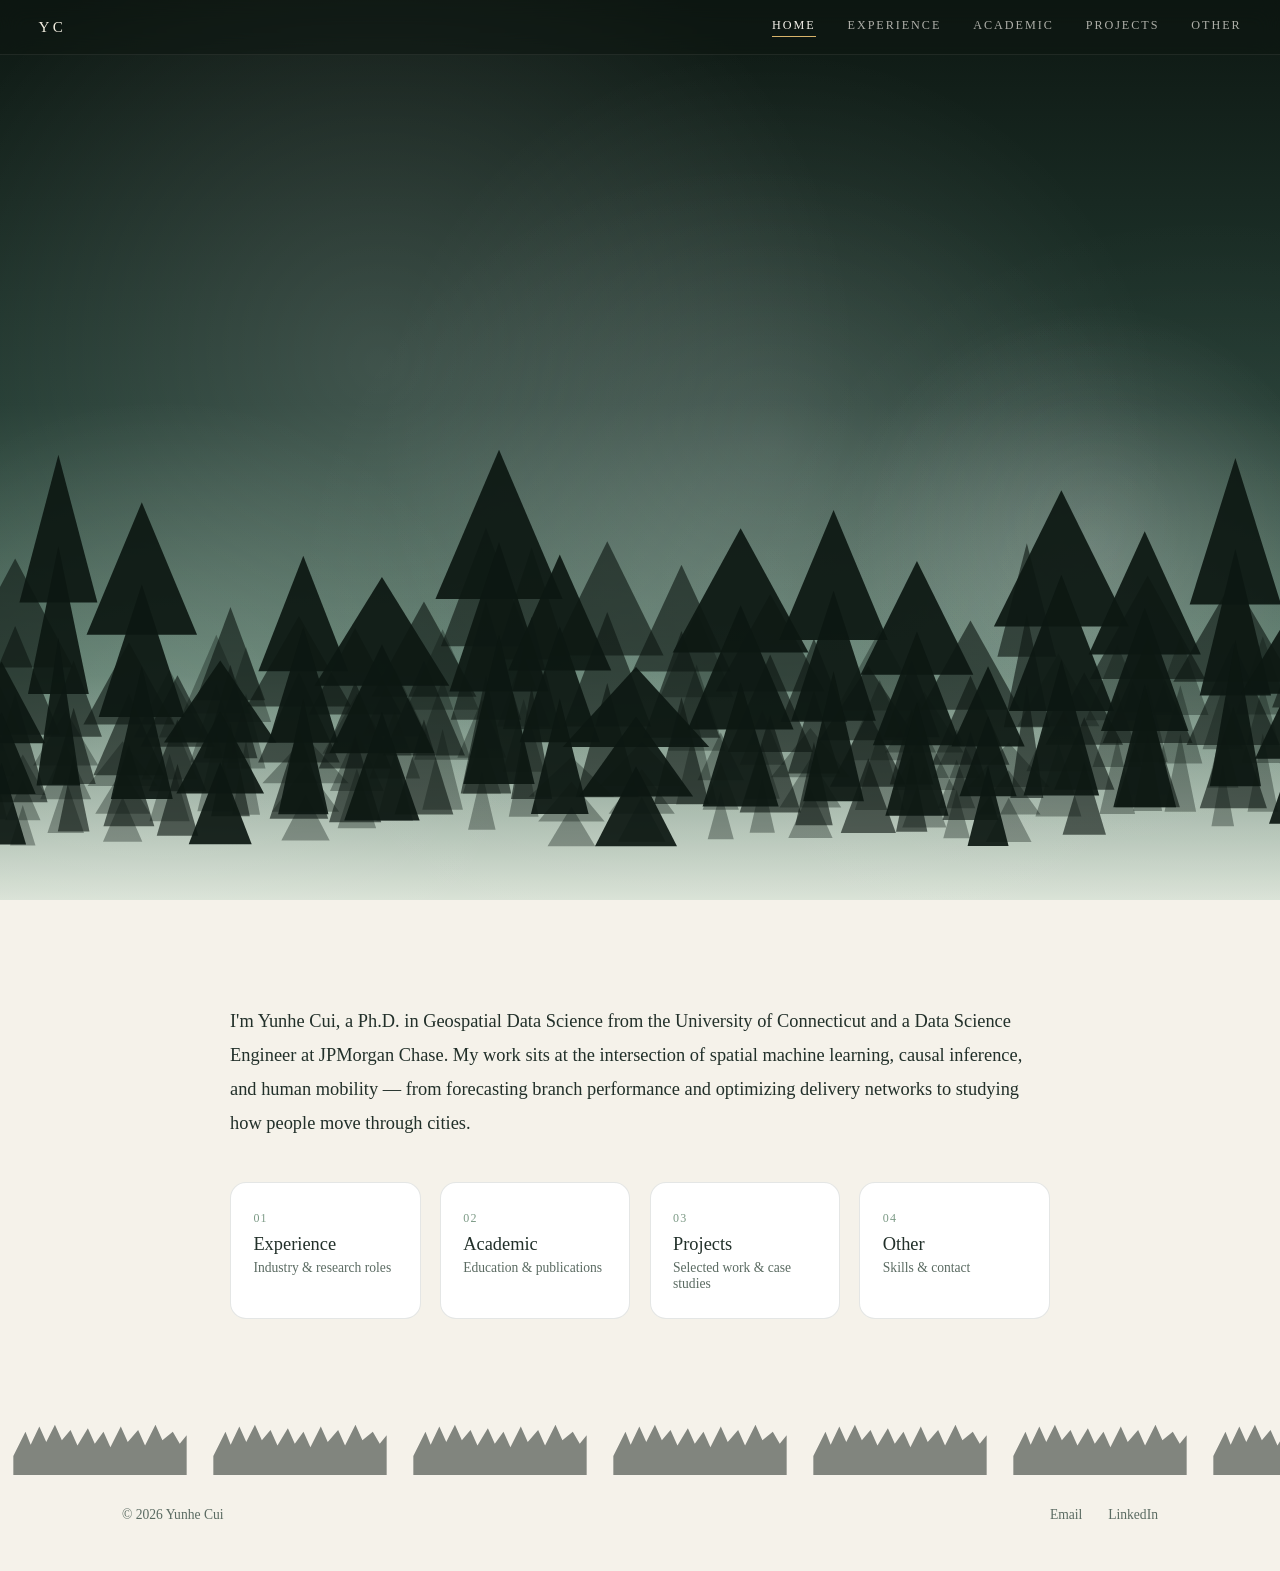
<file: index.html>
<!DOCTYPE html>
<html lang="en">
<head>
  <meta charset="UTF-8" />
  <meta name="viewport" content="width=device-width, initial-scale=1.0" />
  <title>Yunhe Cui — Data Scientist &amp; Researcher</title>
  <link rel="stylesheet" href="style.css" />
</head>
<body>

  <!-- Navigation -->
  <nav id="navbar">
    <a class="nav-logo" href="index.html">YC</a>
    <div class="nav-links">
      <a href="index.html" class="active">Home</a>
      <a href="experience.html">Experience</a>
      <a href="academic.html">Academic</a>
      <a href="project.html">Projects</a>
      <a href="other.html">Other</a>
    </div>
  </nav>

  <!-- Hero: forest + mist canvas -->
  <section class="hero">
    <canvas id="forest"></canvas>
    <div class="hero-caption">
      <p class="hero-kicker">Ph.D. · Geospatial Data Science</p>
      <p class="hero-role">Data Science Engineer @ JPMorgan Chase</p>
    </div>
    <a class="scroll-cue" href="#intro" aria-label="Scroll down">↓</a>
  </section>

  <!-- Intro + quick links -->
  <section id="intro" class="intro">
    <div class="intro-inner reveal">
      <p class="intro-text">
        I'm Yunhe Cui, a Ph.D. in Geospatial Data Science from the University of Connecticut and a Data
        Science Engineer at JPMorgan Chase. My work sits at the intersection of spatial machine learning,
        causal inference, and human mobility — from forecasting branch performance and optimizing delivery
        networks to studying how people move through cities.
      </p>
      <div class="quick-links">
        <a class="quick-card" href="experience.html">
          <span class="quick-tag">01</span>
          <h3>Experience</h3>
          <p>Industry &amp; research roles</p>
        </a>
        <a class="quick-card" href="academic.html">
          <span class="quick-tag">02</span>
          <h3>Academic</h3>
          <p>Education &amp; publications</p>
        </a>
        <a class="quick-card" href="project.html">
          <span class="quick-tag">03</span>
          <h3>Projects</h3>
          <p>Selected work &amp; case studies</p>
        </a>
        <a class="quick-card" href="other.html">
          <span class="quick-tag">04</span>
          <h3>Other</h3>
          <p>Skills &amp; contact</p>
        </a>
      </div>
    </div>
  </section>

  <!-- Footer -->
  <footer class="site-footer">
    <div class="tree-strip" aria-hidden="true"></div>
    <div class="footer-inner">
      <p>&copy; 2026 Yunhe Cui</p>
      <div class="footer-links">
        <a href="mailto:yunhe.cui24@gmail.com">Email</a>
        <a href="https://www.linkedin.com/in/yunhe-cui/" target="_blank" rel="noopener">LinkedIn</a>
      </div>
    </div>
  </footer>

  <script src="forest.js"></script>
  <script src="reveal.js"></script>
</body>
</html>
</file>
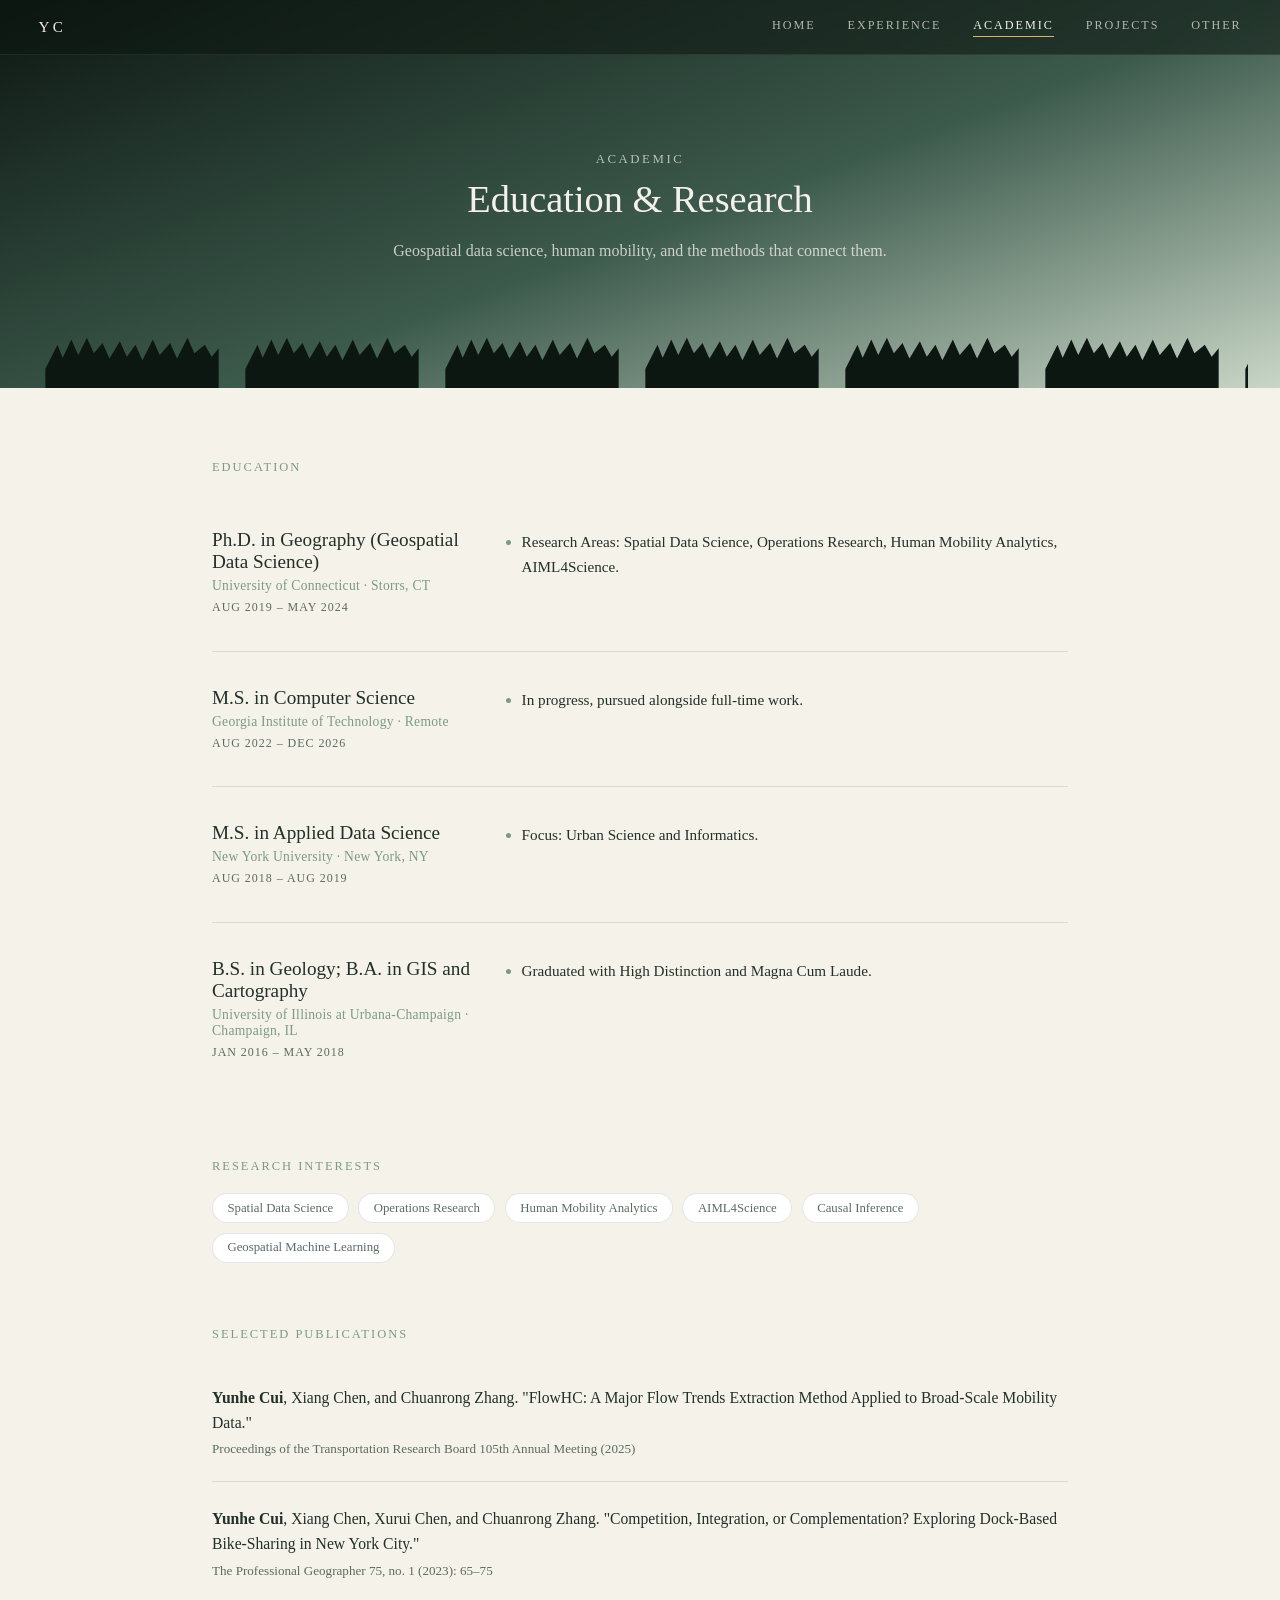
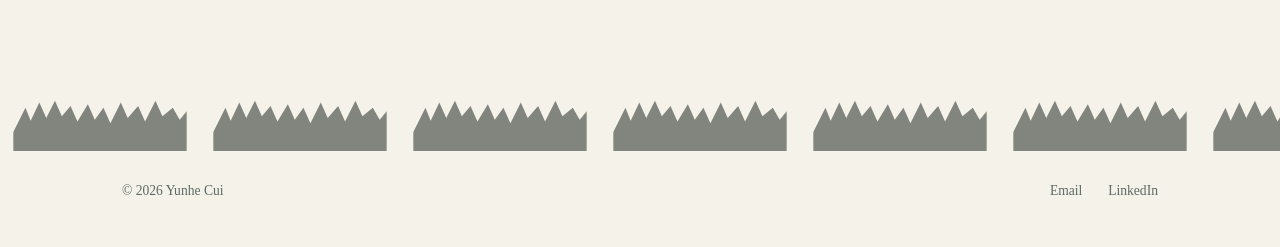
<file: academic.html>
<!DOCTYPE html>
<html lang="en">
<head>
  <meta charset="UTF-8" />
  <meta name="viewport" content="width=device-width, initial-scale=1.0" />
  <title>Academic — Yunhe Cui</title>
  <link rel="stylesheet" href="style.css" />
</head>
<body>

  <nav id="navbar">
    <a class="nav-logo" href="index.html">YC</a>
    <div class="nav-links">
      <a href="index.html">Home</a>
      <a href="experience.html">Experience</a>
      <a href="academic.html" class="active">Academic</a>
      <a href="project.html">Projects</a>
      <a href="other.html">Other</a>
    </div>
  </nav>

  <header class="page-hero">
    <div class="page-hero-inner">
      <p class="eyebrow">Academic</p>
      <h1>Education &amp; Research</h1>
      <p class="page-hero-sub">
        Geospatial data science, human mobility, and the methods that connect them.
      </p>
    </div>
    <div class="tree-strip" aria-hidden="true"></div>
  </header>

  <main class="page-content">

    <section class="page-section">
      <p class="section-label">Education</p>

      <article class="timeline-item reveal">
        <div class="timeline-meta">
          <h2>Ph.D. in Geography (Geospatial Data Science)</h2>
          <p class="timeline-org">University of Connecticut · Storrs, CT</p>
          <p class="timeline-date">Aug 2019 – May 2024</p>
        </div>
        <ul class="timeline-points">
          <li>Research Areas: Spatial Data Science, Operations Research, Human Mobility Analytics, AIML4Science.</li>
        </ul>
      </article>

      <article class="timeline-item reveal">
        <div class="timeline-meta">
          <h2>M.S. in Computer Science</h2>
          <p class="timeline-org">Georgia Institute of Technology · Remote</p>
          <p class="timeline-date">Aug 2022 – Dec 2026</p>
        </div>
        <ul class="timeline-points">
          <li>In progress, pursued alongside full-time work.</li>
        </ul>
      </article>

      <article class="timeline-item reveal">
        <div class="timeline-meta">
          <h2>M.S. in Applied Data Science</h2>
          <p class="timeline-org">New York University · New York, NY</p>
          <p class="timeline-date">Aug 2018 – Aug 2019</p>
        </div>
        <ul class="timeline-points">
          <li>Focus: Urban Science and Informatics.</li>
        </ul>
      </article>

      <article class="timeline-item reveal">
        <div class="timeline-meta">
          <h2>B.S. in Geology; B.A. in GIS and Cartography</h2>
          <p class="timeline-org">University of Illinois at Urbana-Champaign · Champaign, IL</p>
          <p class="timeline-date">Jan 2016 – May 2018</p>
        </div>
        <ul class="timeline-points">
          <li>Graduated with High Distinction and Magna Cum Laude.</li>
        </ul>
      </article>
    </section>

    <section class="page-section">
      <p class="section-label">Research Interests</p>
      <div class="tags">
        <span class="tag">Spatial Data Science</span>
        <span class="tag">Operations Research</span>
        <span class="tag">Human Mobility Analytics</span>
        <span class="tag">AIML4Science</span>
        <span class="tag">Causal Inference</span>
        <span class="tag">Geospatial Machine Learning</span>
      </div>
    </section>

    <section class="page-section">
      <p class="section-label">Selected Publications</p>
      <ul class="pub-list">
        <li class="pub-item reveal">
          <p class="pub-authors"><strong>Yunhe Cui</strong>, Xiang Chen, and Chuanrong Zhang. "FlowHC: A Major Flow Trends Extraction Method Applied to Broad-Scale Mobility Data."</p>
          <p class="pub-venue">Proceedings of the Transportation Research Board 105th Annual Meeting (2025)</p>
        </li>
        <li class="pub-item reveal">
          <p class="pub-authors"><strong>Yunhe Cui</strong>, Xiang Chen, Xurui Chen, and Chuanrong Zhang. "Competition, Integration, or Complementation? Exploring Dock-Based Bike-Sharing in New York City."</p>
          <p class="pub-venue">The Professional Geographer 75, no. 1 (2023): 65–75</p>
        </li>
      </ul>
    </section>

  </main>

  <footer class="site-footer">
    <div class="tree-strip" aria-hidden="true"></div>
    <div class="footer-inner">
      <p>&copy; 2026 Yunhe Cui</p>
      <div class="footer-links">
        <a href="mailto:yunhe.cui24@gmail.com">Email</a>
        <a href="https://www.linkedin.com/in/yunhe-cui/" target="_blank" rel="noopener">LinkedIn</a>
      </div>
    </div>
  </footer>

  <script src="reveal.js"></script>
</body>
</html>
</file>
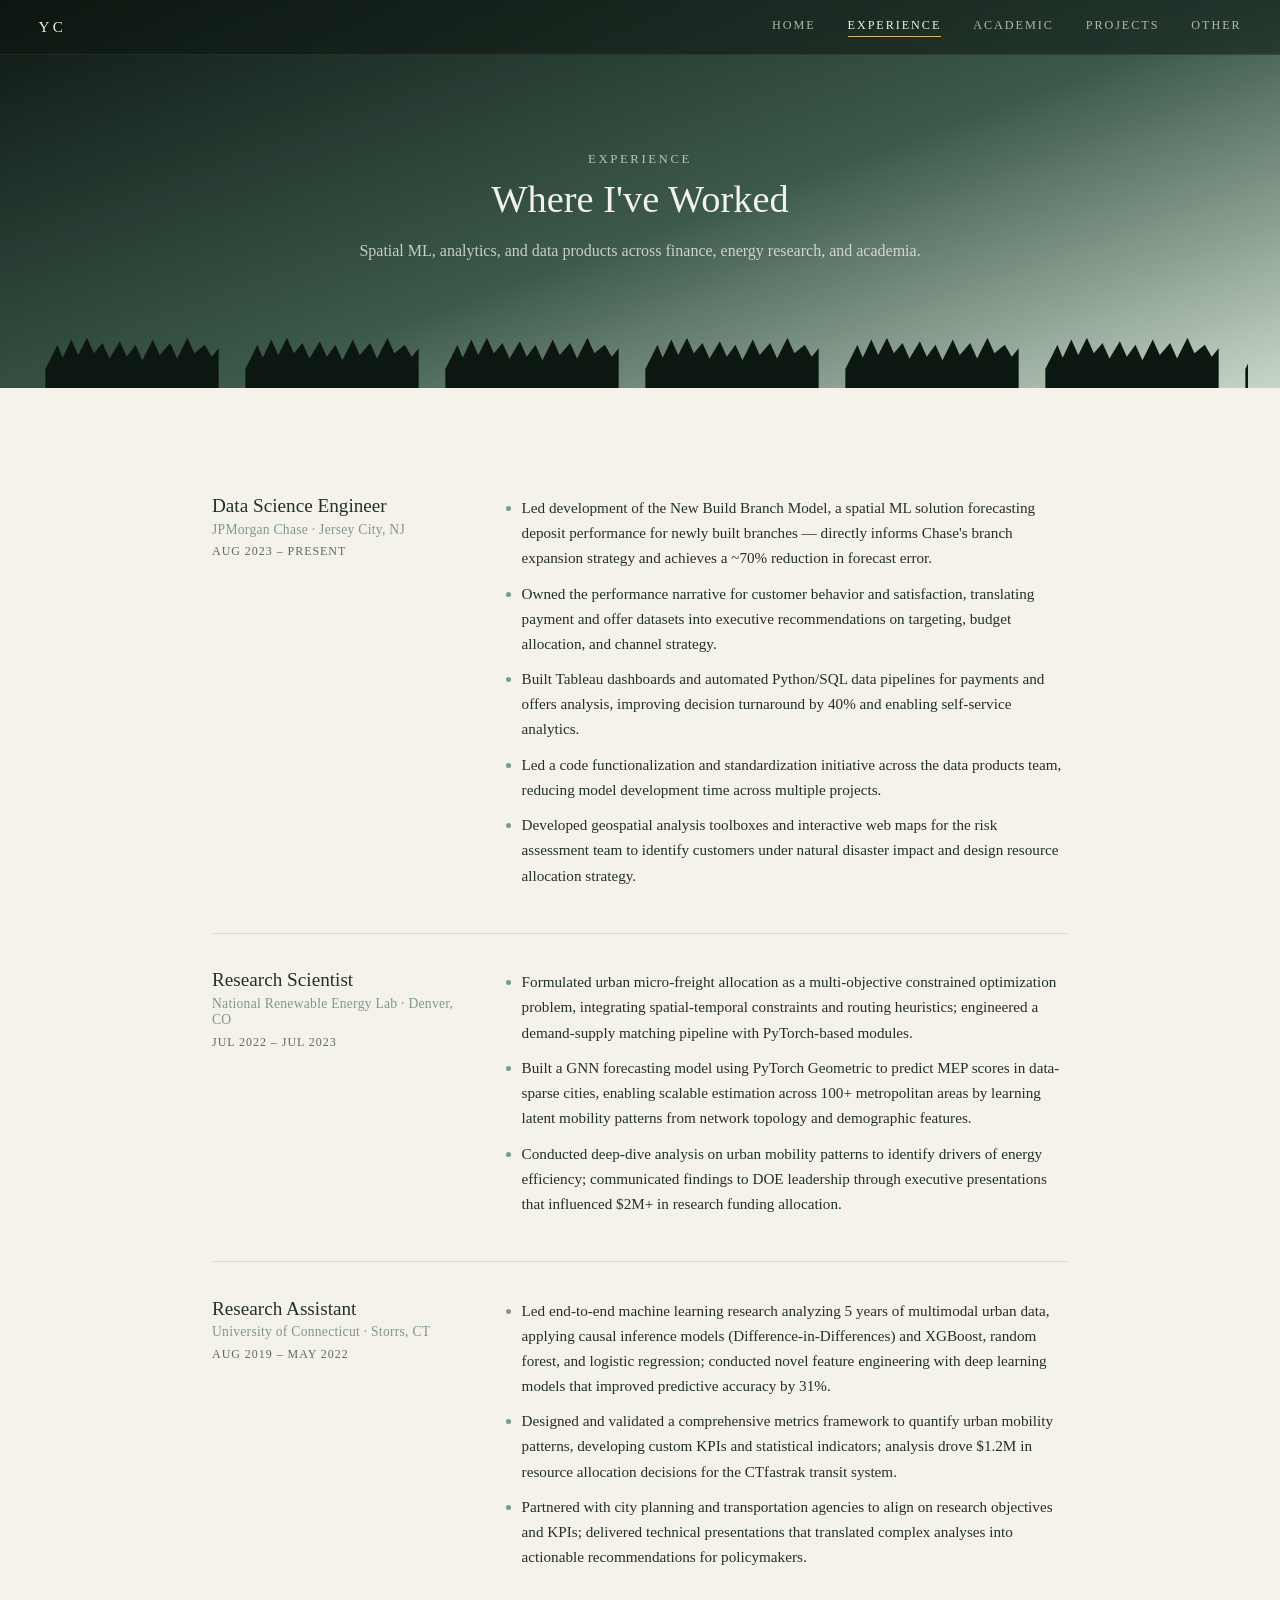
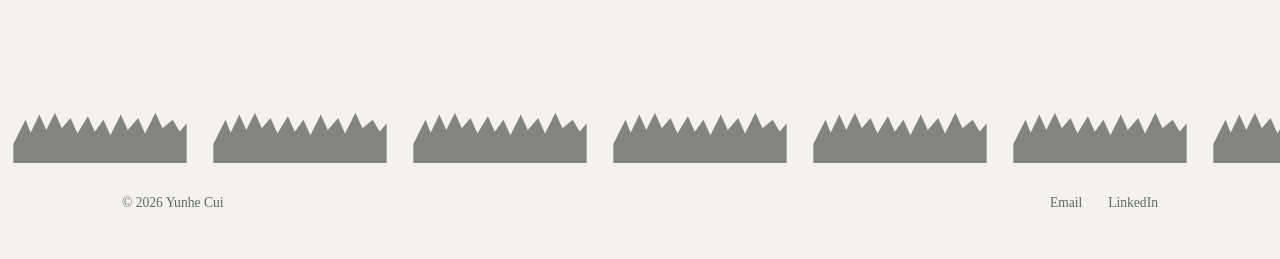
<file: experience.html>
<!DOCTYPE html>
<html lang="en">
<head>
  <meta charset="UTF-8" />
  <meta name="viewport" content="width=device-width, initial-scale=1.0" />
  <title>Experience — Yunhe Cui</title>
  <link rel="stylesheet" href="style.css" />
</head>
<body>

  <nav id="navbar">
    <a class="nav-logo" href="index.html">YC</a>
    <div class="nav-links">
      <a href="index.html">Home</a>
      <a href="experience.html" class="active">Experience</a>
      <a href="academic.html">Academic</a>
      <a href="project.html">Projects</a>
      <a href="other.html">Other</a>
    </div>
  </nav>

  <header class="page-hero">
    <div class="page-hero-inner">
      <p class="eyebrow">Experience</p>
      <h1>Where I've Worked</h1>
      <p class="page-hero-sub">
        Spatial ML, analytics, and data products across finance, energy research, and academia.
      </p>
    </div>
    <div class="tree-strip" aria-hidden="true"></div>
  </header>

  <main class="page-content">

    <article class="timeline-item reveal">
      <div class="timeline-meta">
        <h2>Data Science Engineer</h2>
        <p class="timeline-org">JPMorgan Chase · Jersey City, NJ</p>
        <p class="timeline-date">Aug 2023 – Present</p>
      </div>
      <ul class="timeline-points">
        <li>Led development of the New Build Branch Model, a spatial ML solution forecasting deposit performance for newly built branches — directly informs Chase's branch expansion strategy and achieves a ~70% reduction in forecast error.</li>
        <li>Owned the performance narrative for customer behavior and satisfaction, translating payment and offer datasets into executive recommendations on targeting, budget allocation, and channel strategy.</li>
        <li>Built Tableau dashboards and automated Python/SQL data pipelines for payments and offers analysis, improving decision turnaround by 40% and enabling self-service analytics.</li>
        <li>Led a code functionalization and standardization initiative across the data products team, reducing model development time across multiple projects.</li>
        <li>Developed geospatial analysis toolboxes and interactive web maps for the risk assessment team to identify customers under natural disaster impact and design resource allocation strategy.</li>
      </ul>
    </article>

    <article class="timeline-item reveal">
      <div class="timeline-meta">
        <h2>Research Scientist</h2>
        <p class="timeline-org">National Renewable Energy Lab · Denver, CO</p>
        <p class="timeline-date">Jul 2022 – Jul 2023</p>
      </div>
      <ul class="timeline-points">
        <li>Formulated urban micro-freight allocation as a multi-objective constrained optimization problem, integrating spatial-temporal constraints and routing heuristics; engineered a demand-supply matching pipeline with PyTorch-based modules.</li>
        <li>Built a GNN forecasting model using PyTorch Geometric to predict MEP scores in data-sparse cities, enabling scalable estimation across 100+ metropolitan areas by learning latent mobility patterns from network topology and demographic features.</li>
        <li>Conducted deep-dive analysis on urban mobility patterns to identify drivers of energy efficiency; communicated findings to DOE leadership through executive presentations that influenced $2M+ in research funding allocation.</li>
      </ul>
    </article>

    <article class="timeline-item reveal">
      <div class="timeline-meta">
        <h2>Research Assistant</h2>
        <p class="timeline-org">University of Connecticut · Storrs, CT</p>
        <p class="timeline-date">Aug 2019 – May 2022</p>
      </div>
      <ul class="timeline-points">
        <li>Led end-to-end machine learning research analyzing 5 years of multimodal urban data, applying causal inference models (Difference-in-Differences) and XGBoost, random forest, and logistic regression; conducted novel feature engineering with deep learning models that improved predictive accuracy by 31%.</li>
        <li>Designed and validated a comprehensive metrics framework to quantify urban mobility patterns, developing custom KPIs and statistical indicators; analysis drove $1.2M in resource allocation decisions for the CTfastrak transit system.</li>
        <li>Partnered with city planning and transportation agencies to align on research objectives and KPIs; delivered technical presentations that translated complex analyses into actionable recommendations for policymakers.</li>
      </ul>
    </article>

  </main>

  <footer class="site-footer">
    <div class="tree-strip" aria-hidden="true"></div>
    <div class="footer-inner">
      <p>&copy; 2026 Yunhe Cui</p>
      <div class="footer-links">
        <a href="mailto:yunhe.cui24@gmail.com">Email</a>
        <a href="https://www.linkedin.com/in/yunhe-cui/" target="_blank" rel="noopener">LinkedIn</a>
      </div>
    </div>
  </footer>

  <script src="reveal.js"></script>
</body>
</html>
</file>
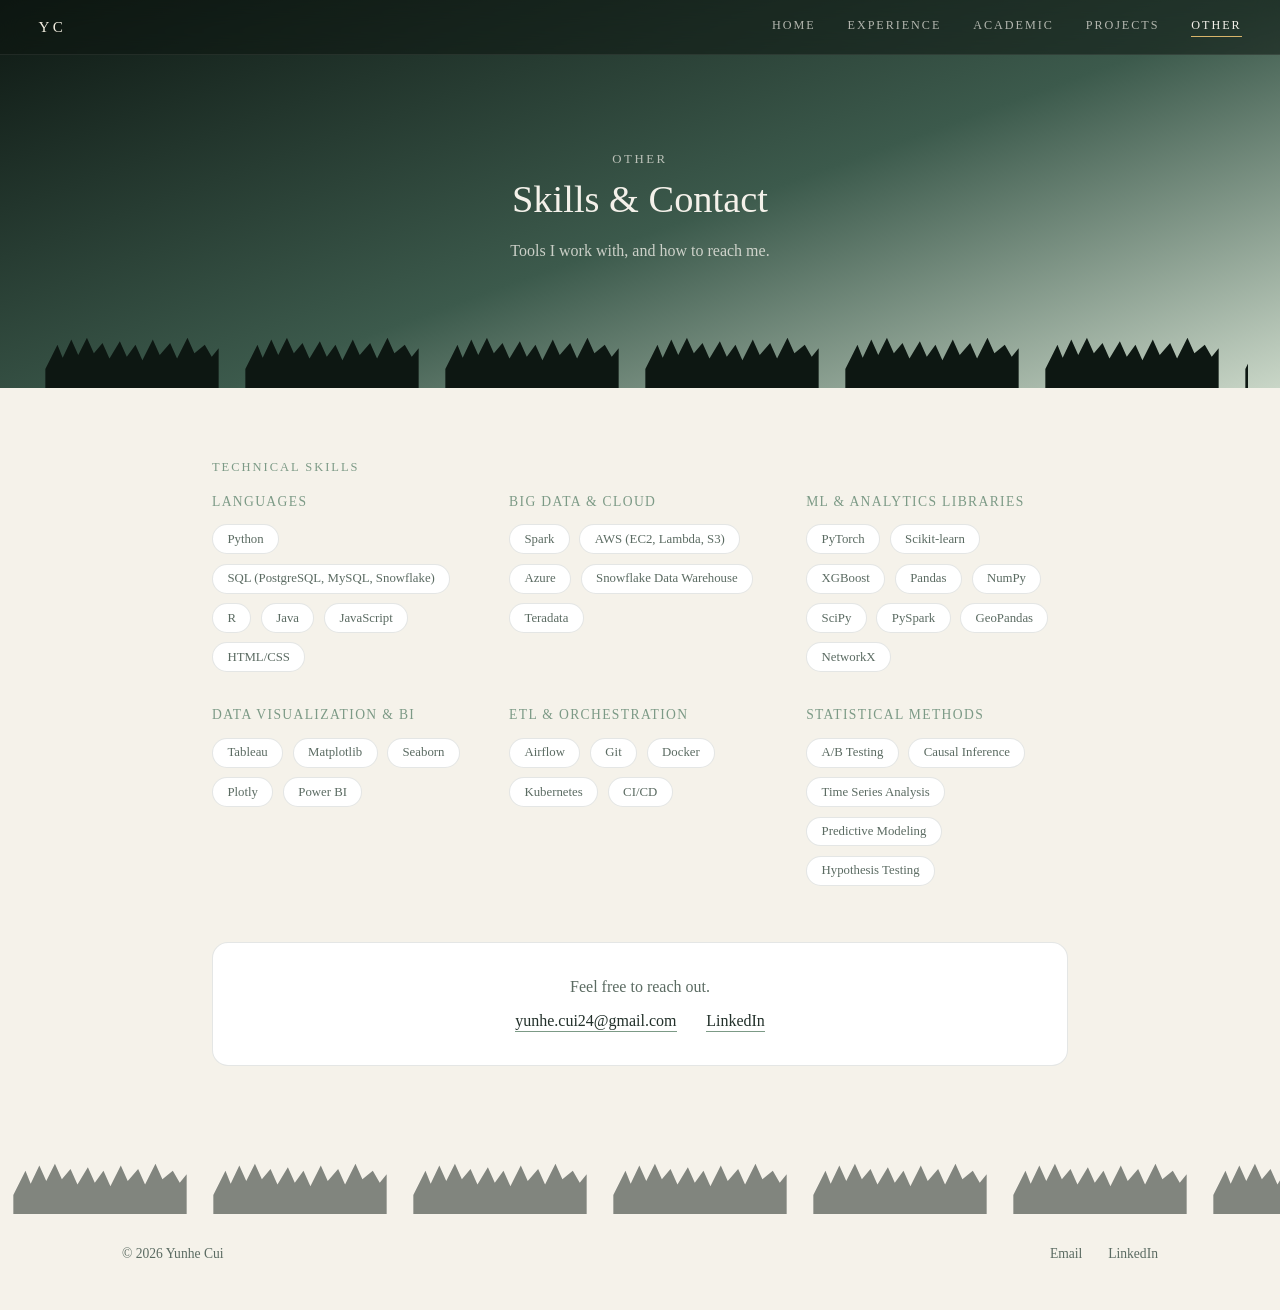
<file: other.html>
<!DOCTYPE html>
<html lang="en">
<head>
  <meta charset="UTF-8" />
  <meta name="viewport" content="width=device-width, initial-scale=1.0" />
  <title>Other — Yunhe Cui</title>
  <link rel="stylesheet" href="style.css" />
</head>
<body>

  <nav id="navbar">
    <a class="nav-logo" href="index.html">YC</a>
    <div class="nav-links">
      <a href="index.html">Home</a>
      <a href="experience.html">Experience</a>
      <a href="academic.html">Academic</a>
      <a href="project.html">Projects</a>
      <a href="other.html" class="active">Other</a>
    </div>
  </nav>

  <header class="page-hero">
    <div class="page-hero-inner">
      <p class="eyebrow">Other</p>
      <h1>Skills &amp; Contact</h1>
      <p class="page-hero-sub">
        Tools I work with, and how to reach me.
      </p>
    </div>
    <div class="tree-strip" aria-hidden="true"></div>
  </header>

  <main class="page-content">

    <section class="page-section">
      <p class="section-label">Technical Skills</p>
      <div class="skills-grid">

        <div class="skill-group reveal">
          <h3>Languages</h3>
          <div class="tags">
            <span class="tag">Python</span>
            <span class="tag">SQL (PostgreSQL, MySQL, Snowflake)</span>
            <span class="tag">R</span>
            <span class="tag">Java</span>
            <span class="tag">JavaScript</span>
            <span class="tag">HTML/CSS</span>
          </div>
        </div>

        <div class="skill-group reveal">
          <h3>Big Data &amp; Cloud</h3>
          <div class="tags">
            <span class="tag">Spark</span>
            <span class="tag">AWS (EC2, Lambda, S3)</span>
            <span class="tag">Azure</span>
            <span class="tag">Snowflake Data Warehouse</span>
            <span class="tag">Teradata</span>
          </div>
        </div>

        <div class="skill-group reveal">
          <h3>ML &amp; Analytics Libraries</h3>
          <div class="tags">
            <span class="tag">PyTorch</span>
            <span class="tag">Scikit-learn</span>
            <span class="tag">XGBoost</span>
            <span class="tag">Pandas</span>
            <span class="tag">NumPy</span>
            <span class="tag">SciPy</span>
            <span class="tag">PySpark</span>
            <span class="tag">GeoPandas</span>
            <span class="tag">NetworkX</span>
          </div>
        </div>

        <div class="skill-group reveal">
          <h3>Data Visualization &amp; BI</h3>
          <div class="tags">
            <span class="tag">Tableau</span>
            <span class="tag">Matplotlib</span>
            <span class="tag">Seaborn</span>
            <span class="tag">Plotly</span>
            <span class="tag">Power BI</span>
          </div>
        </div>

        <div class="skill-group reveal">
          <h3>ETL &amp; Orchestration</h3>
          <div class="tags">
            <span class="tag">Airflow</span>
            <span class="tag">Git</span>
            <span class="tag">Docker</span>
            <span class="tag">Kubernetes</span>
            <span class="tag">CI/CD</span>
          </div>
        </div>

        <div class="skill-group reveal">
          <h3>Statistical Methods</h3>
          <div class="tags">
            <span class="tag">A/B Testing</span>
            <span class="tag">Causal Inference</span>
            <span class="tag">Time Series Analysis</span>
            <span class="tag">Predictive Modeling</span>
            <span class="tag">Hypothesis Testing</span>
          </div>
        </div>

      </div>
    </section>

    <div class="contact-block reveal">
      <p>Feel free to reach out.</p>
      <div class="contact-links">
        <a href="mailto:yunhe.cui24@gmail.com">yunhe.cui24@gmail.com</a>
        <a href="https://www.linkedin.com/in/yunhe-cui/" target="_blank" rel="noopener">LinkedIn</a>
      </div>
    </div>

  </main>

  <footer class="site-footer">
    <div class="tree-strip" aria-hidden="true"></div>
    <div class="footer-inner">
      <p>&copy; 2026 Yunhe Cui</p>
      <div class="footer-links">
        <a href="mailto:yunhe.cui24@gmail.com">Email</a>
        <a href="https://www.linkedin.com/in/yunhe-cui/" target="_blank" rel="noopener">LinkedIn</a>
      </div>
    </div>
  </footer>

  <script src="reveal.js"></script>
</body>
</html>
</file>
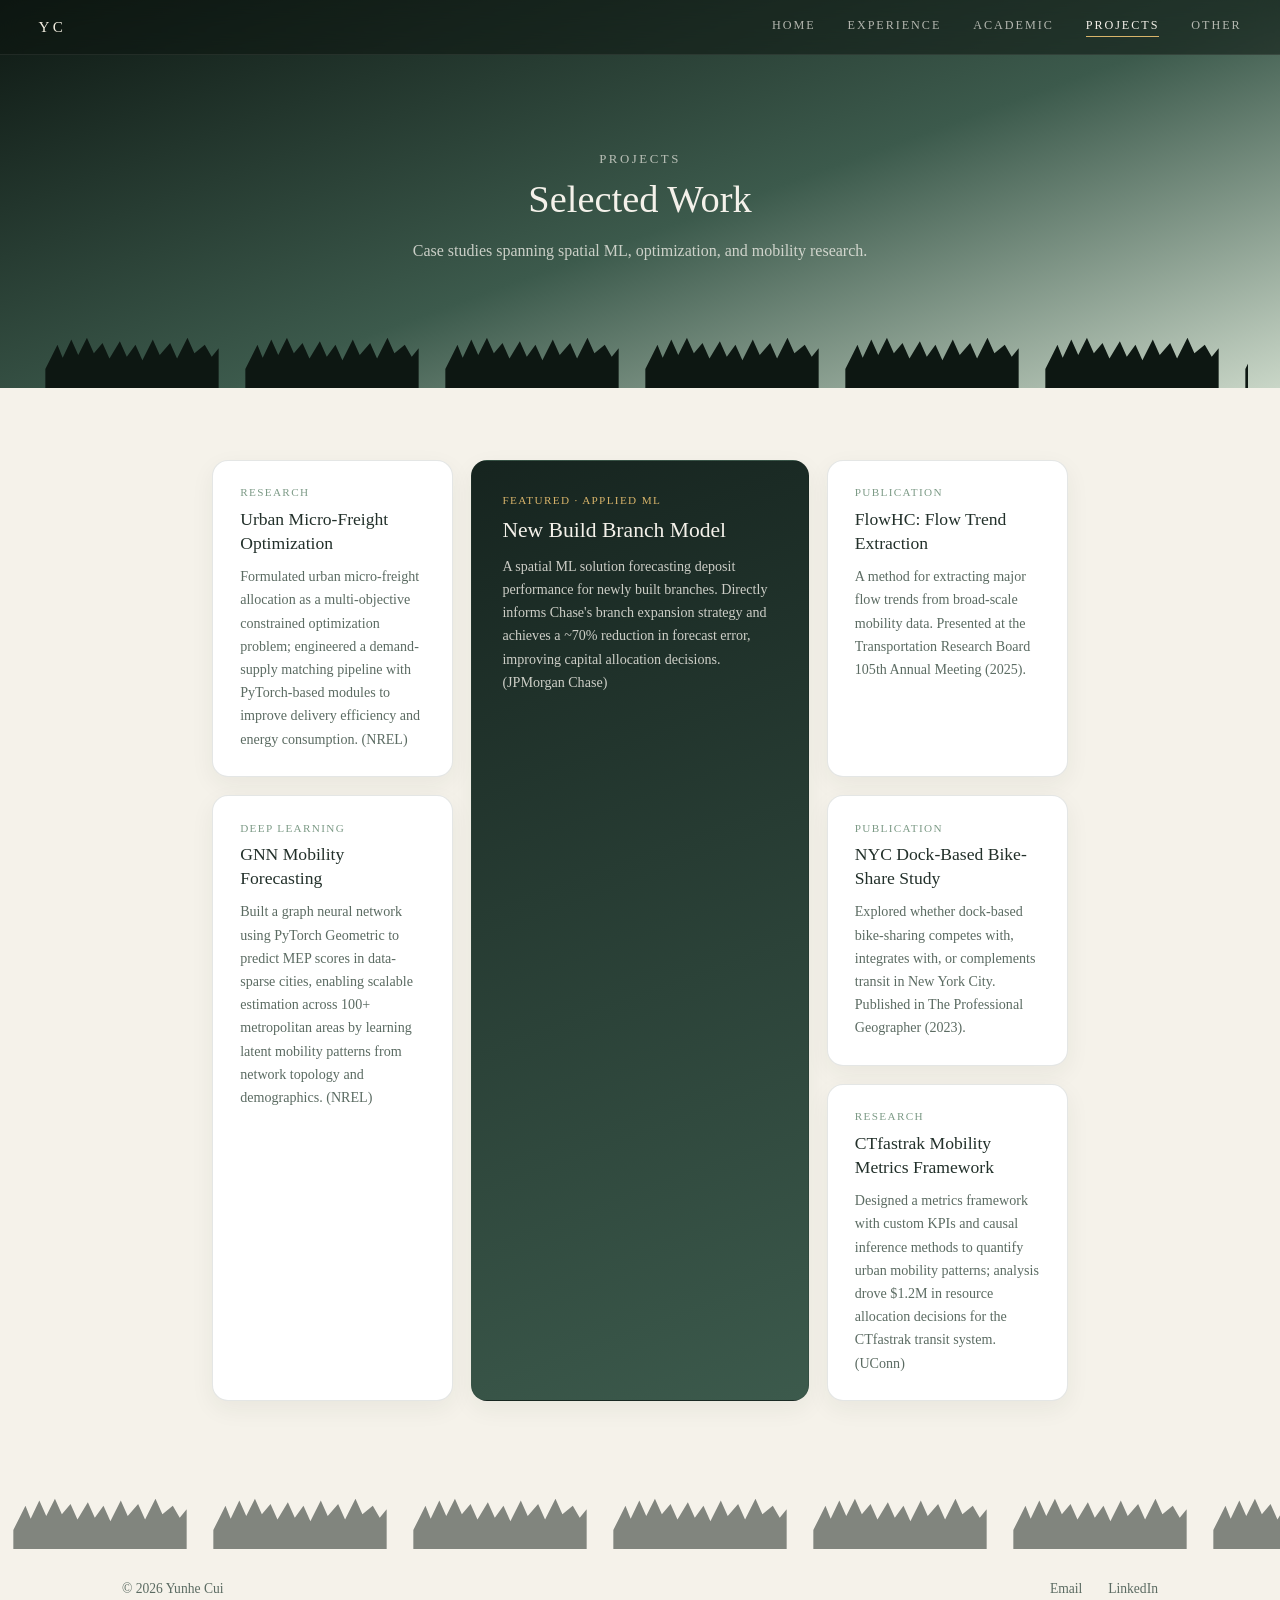
<file: project.html>
<!DOCTYPE html>
<html lang="en">
<head>
  <meta charset="UTF-8" />
  <meta name="viewport" content="width=device-width, initial-scale=1.0" />
  <title>Projects — Yunhe Cui</title>
  <link rel="stylesheet" href="style.css" />
</head>
<body>

  <nav id="navbar">
    <a class="nav-logo" href="index.html">YC</a>
    <div class="nav-links">
      <a href="index.html">Home</a>
      <a href="experience.html">Experience</a>
      <a href="academic.html">Academic</a>
      <a href="project.html" class="active">Projects</a>
      <a href="other.html">Other</a>
    </div>
  </nav>

  <header class="page-hero">
    <div class="page-hero-inner">
      <p class="eyebrow">Projects</p>
      <h1>Selected Work</h1>
      <p class="page-hero-sub">
        Case studies spanning spatial ML, optimization, and mobility research.
      </p>
    </div>
    <div class="tree-strip" aria-hidden="true"></div>
  </header>

  <main class="page-content">
    <div class="proj-grid">

      <div class="card area-a reveal">
        <div class="card-tag">Research</div>
        <h3>Urban Micro-Freight Optimization</h3>
        <p>Formulated urban micro-freight allocation as a multi-objective constrained optimization problem; engineered a demand-supply matching pipeline with PyTorch-based modules to improve delivery efficiency and energy consumption. (NREL)</p>
      </div>

      <div class="card area-b reveal">
        <div class="card-tag">Deep Learning</div>
        <h3>GNN Mobility Forecasting</h3>
        <p>Built a graph neural network using PyTorch Geometric to predict MEP scores in data-sparse cities, enabling scalable estimation across 100+ metropolitan areas by learning latent mobility patterns from network topology and demographics. (NREL)</p>
      </div>

      <div class="card featured area-c reveal">
        <div class="card-tag">Featured · Applied ML</div>
        <h3>New Build Branch Model</h3>
        <p>A spatial ML solution forecasting deposit performance for newly built branches. Directly informs Chase's branch expansion strategy and achieves a ~70% reduction in forecast error, improving capital allocation decisions. (JPMorgan Chase)</p>
      </div>

      <div class="card area-d reveal">
        <div class="card-tag">Publication</div>
        <h3>FlowHC: Flow Trend Extraction</h3>
        <p>A method for extracting major flow trends from broad-scale mobility data. Presented at the Transportation Research Board 105th Annual Meeting (2025).</p>
      </div>

      <div class="card area-e reveal">
        <div class="card-tag">Publication</div>
        <h3>NYC Dock-Based Bike-Share Study</h3>
        <p>Explored whether dock-based bike-sharing competes with, integrates with, or complements transit in New York City. Published in The Professional Geographer (2023).</p>
      </div>

      <div class="card area-f reveal">
        <div class="card-tag">Research</div>
        <h3>CTfastrak Mobility Metrics Framework</h3>
        <p>Designed a metrics framework with custom KPIs and causal inference methods to quantify urban mobility patterns; analysis drove $1.2M in resource allocation decisions for the CTfastrak transit system. (UConn)</p>
      </div>

    </div>
  </main>

  <footer class="site-footer">
    <div class="tree-strip" aria-hidden="true"></div>
    <div class="footer-inner">
      <p>&copy; 2026 Yunhe Cui</p>
      <div class="footer-links">
        <a href="mailto:yunhe.cui24@gmail.com">Email</a>
        <a href="https://www.linkedin.com/in/yunhe-cui/" target="_blank" rel="noopener">LinkedIn</a>
      </div>
    </div>
  </footer>

  <script src="reveal.js"></script>
</body>
</html>
</file>
<file: style.css>
* { margin: 0; padding: 0; box-sizing: border-box; }

:root {
  --forest-dark: #0d1712;
  --forest-deep: #16241f;
  --forest-mid: #3c5a4c;
  --mist: #cfd9d2;
  --cream: #f5f2ea;
  --ink: #22302a;
  --ink-soft: #5b6b62;
  --gold: #d8b46a;
  --sage: #7c9a86;
  --card-bg: #ffffff;
  --line: rgba(34, 48, 42, 0.12);
}

html { scroll-behavior: smooth; }

body {
  background: var(--cream);
  color: var(--ink);
  overflow-x: hidden;
  font-family: 'Georgia', serif;
}

a { color: inherit; }

/* ── Navbar ── */
#navbar {
  position: fixed;
  top: 0; left: 0; right: 0;
  z-index: 50;
  display: flex;
  align-items: center;
  justify-content: space-between;
  padding: 1.1rem 2.4rem;
  background: rgba(13, 23, 18, 0.55);
  backdrop-filter: blur(12px);
  -webkit-backdrop-filter: blur(12px);
  border-bottom: 1px solid rgba(244, 241, 234, 0.08);
}
.nav-logo {
  font-size: 0.95rem;
  letter-spacing: 0.22em;
  color: #f2ede0;
  text-decoration: none;
}
.nav-links {
  display: flex;
  gap: 2rem;
}
.nav-links a {
  font-size: 0.76rem;
  letter-spacing: 0.16em;
  text-transform: uppercase;
  color: rgba(244, 241, 234, 0.7);
  text-decoration: none;
  padding-bottom: 0.2rem;
  border-bottom: 1px solid transparent;
  transition: color 0.3s, border-color 0.3s;
}
.nav-links a:hover,
.nav-links a.active {
  color: #f4f1ea;
  border-color: var(--gold);
}

/* ── Hero (landing page) ── */
.hero {
  position: relative;
  height: 100vh;
  min-height: 560px;
  overflow: hidden;
  background: var(--forest-dark);
}
#forest {
  position: absolute;
  inset: 0;
  width: 100%;
  height: 100%;
}
.hero-caption {
  position: absolute;
  left: 0; right: 0;
  top: 62%;
  text-align: center;
  color: #f2ede0;
  opacity: 0;
  pointer-events: none;
  transition: opacity 1.3s ease 0.2s;
}
body.forest-ready .hero-caption { opacity: 1; }
.hero-kicker {
  font-size: 0.85rem;
  letter-spacing: 0.2em;
  text-transform: uppercase;
  color: rgba(242, 237, 224, 0.75);
}
.hero-role {
  margin-top: 0.5rem;
  font-size: 1rem;
  color: rgba(242, 237, 224, 0.6);
}
.scroll-cue {
  position: absolute;
  bottom: 2.2rem;
  left: 50%;
  transform: translateX(-50%);
  color: rgba(242, 237, 224, 0.7);
  font-size: 1.4rem;
  text-decoration: none;
  opacity: 0;
  transition: opacity 1.3s ease 0.6s;
  animation: bob 2.4s ease-in-out infinite;
}
body.forest-ready .scroll-cue { opacity: 1; }
@keyframes bob {
  0%, 100% { transform: translate(-50%, 0); }
  50%       { transform: translate(-50%, 8px); }
}

/* ── Intro + quick links (landing page) ── */
.intro {
  padding: 6.5rem 2rem;
  background: var(--cream);
}
.intro-inner {
  max-width: 820px;
  margin: 0 auto;
}
.intro-text {
  font-size: 1.15rem;
  line-height: 1.85;
  color: var(--ink);
}
.quick-links {
  display: grid;
  grid-template-columns: repeat(auto-fit, minmax(180px, 1fr));
  gap: 1.2rem;
  margin-top: 2.6rem;
}
.quick-card {
  display: block;
  padding: 1.6rem 1.4rem;
  border-radius: 16px;
  background: var(--card-bg);
  border: 1px solid var(--line);
  text-decoration: none;
  color: var(--ink);
  transition: transform 0.25s, box-shadow 0.25s;
}
.quick-card:hover {
  transform: translateY(-4px);
  box-shadow: 0 12px 30px rgba(34, 48, 42, 0.12);
}
.quick-tag {
  font-size: 0.75rem;
  color: var(--sage);
  letter-spacing: 0.1em;
}
.quick-card h3 {
  margin: 0.5rem 0 0.3rem;
  font-weight: 400;
  font-size: 1.15rem;
}
.quick-card p {
  font-size: 0.85rem;
  color: var(--ink-soft);
}

/* ── Reveal-on-scroll ── */
.reveal {
  opacity: 0;
  transform: translateY(24px);
  transition: opacity 0.8s ease, transform 0.8s ease;
}
.reveal.in-view {
  opacity: 1;
  transform: none;
}

/* ── Page hero banner (inner pages) ── */
.page-hero {
  position: relative;
  padding: 9.5rem 2rem 0;
  background: linear-gradient(160deg, var(--forest-dark), var(--forest-mid) 55%, #c9d6c7 100%);
  color: #f4f1ea;
  overflow: hidden;
}
.page-hero-inner {
  max-width: 760px;
  margin: 0 auto;
  padding-bottom: 4.5rem;
  text-align: center;
}
.eyebrow {
  font-size: 0.8rem;
  letter-spacing: 0.2em;
  text-transform: uppercase;
  color: rgba(244, 241, 234, 0.7);
}
.page-hero h1 {
  font-size: 2.4rem;
  font-weight: 400;
  margin: 0.6rem 0 1rem;
}
.page-hero-sub {
  font-size: 1rem;
  color: rgba(244, 241, 234, 0.78);
  line-height: 1.7;
}

/* ── Tree-strip motif ── */
.tree-strip {
  height: 52px;
  background-repeat: repeat-x;
  background-size: 200px 52px;
  background-image: url("data:image/svg+xml;utf8,<svg xmlns='http://www.w3.org/2000/svg' viewBox='0 0 200 60'><path d='M0,60 L0,38 L14,10 L20,25 L30,4 L38,22 L48,2 L56,20 L66,8 L74,26 L86,6 L94,24 L104,10 L112,28 L124,4 L132,22 L144,8 L152,26 L164,2 L172,20 L184,10 L192,24 L200,14 L200,60 Z' fill='%230d1712'/></svg>");
}

/* ── Page content ── */
.page-content {
  max-width: 920px;
  margin: 0 auto;
  padding: 4.5rem 2rem 6rem;
}
.page-content h2 { font-weight: 400; }
.section-label {
  font-size: 0.78rem;
  letter-spacing: 0.16em;
  text-transform: uppercase;
  color: var(--sage);
  margin-bottom: 1.2rem;
}

/* ── Timeline (experience & academic) ── */
.timeline-item {
  display: grid;
  grid-template-columns: 260px 1fr;
  gap: 2rem;
  padding: 2.2rem 0;
  border-bottom: 1px solid var(--line);
}
.timeline-item:last-child { border-bottom: none; }
.timeline-meta h2 {
  font-size: 1.2rem;
  font-weight: 400;
}
.timeline-org {
  color: var(--sage);
  font-size: 0.85rem;
  letter-spacing: 0.02em;
  margin-top: 0.3rem;
}
.timeline-date {
  font-size: 0.75rem;
  color: var(--ink-soft);
  text-transform: uppercase;
  letter-spacing: 0.08em;
  margin-top: 0.4rem;
}
.timeline-points {
  list-style: disc;
  padding-left: 1.1rem;
}
.timeline-points li {
  margin-bottom: 0.65rem;
  line-height: 1.65;
  font-size: 0.95rem;
  color: var(--ink);
}
.timeline-points li::marker { color: var(--sage); }

/* ── Tags / chips ── */
.tags {
  display: flex;
  flex-wrap: wrap;
  gap: 0.6rem;
}
.tag {
  padding: 0.4rem 0.9rem;
  border: 1px solid var(--line);
  border-radius: 999px;
  font-size: 0.8rem;
  color: var(--ink-soft);
  background: var(--card-bg);
}

/* ── Publications ── */
.pub-list { list-style: none; }
.pub-item {
  padding: 1.5rem 0;
  border-bottom: 1px solid var(--line);
}
.pub-item:last-child { border-bottom: none; }
.pub-authors { font-size: 0.98rem; line-height: 1.6; }
.pub-venue {
  font-size: 0.82rem;
  color: var(--ink-soft);
  margin-top: 0.4rem;
}

/* ── Section spacing helper ── */
.page-section + .page-section { margin-top: 4rem; }

/* ── Skills (other page) ── */
.skills-grid {
  display: grid;
  grid-template-columns: repeat(auto-fit, minmax(220px, 1fr));
  gap: 2.2rem;
}
.skill-group h3 {
  font-size: 0.85rem;
  text-transform: uppercase;
  letter-spacing: 0.1em;
  color: var(--sage);
  font-weight: 400;
  margin-bottom: 0.9rem;
}

/* ── Contact block ── */
.contact-block {
  margin-top: 3.5rem;
  padding: 2.2rem;
  border: 1px solid var(--line);
  border-radius: 16px;
  background: var(--card-bg);
  text-align: center;
}
.contact-block p { color: var(--ink-soft); margin-bottom: 1rem; }
.contact-links a {
  margin: 0 0.8rem;
  color: var(--ink);
  text-decoration: none;
  border-bottom: 1px solid var(--sage);
  padding-bottom: 2px;
}
.contact-links a:hover { color: var(--sage); }

/* ── Project cards grid ── */
.proj-grid {
  display: grid;
  grid-template-columns: 1fr 1.4fr 1fr;
  grid-template-areas:
    "a c d"
    "b c e"
    "b c f";
  gap: 1.1rem;
}
.area-a { grid-area: a; }
.area-b { grid-area: b; }
.area-c { grid-area: c; }
.area-d { grid-area: d; }
.area-e { grid-area: e; }
.area-f { grid-area: f; }

.card {
  background: var(--card-bg);
  border: 1px solid var(--line);
  border-radius: 16px;
  padding: 1.6rem 1.7rem;
  box-shadow: 0 8px 24px rgba(34, 48, 42, 0.06);
  display: flex;
  flex-direction: column;
  gap: 0.6rem;
  transition: transform 0.25s, box-shadow 0.25s;
}
.card:hover {
  transform: translateY(-3px);
  box-shadow: 0 14px 34px rgba(34, 48, 42, 0.12);
}
.card-tag {
  font-size: 0.7rem;
  letter-spacing: 0.12em;
  text-transform: uppercase;
  color: var(--sage);
}
.card h3 {
  font-weight: 400;
  font-size: 1.1rem;
  color: var(--ink);
  line-height: 1.35;
}
.card p {
  font-size: 0.88rem;
  line-height: 1.65;
  color: var(--ink-soft);
  flex: 1;
}
.card.featured {
  padding: 2.1rem 1.9rem;
  background: linear-gradient(160deg, var(--forest-deep), var(--forest-mid));
  color: #f4f1ea;
}
.card.featured .card-tag { color: var(--gold); }
.card.featured h3 { font-size: 1.35rem; color: #f4f1ea; }
.card.featured p { color: rgba(244, 241, 234, 0.82); }

/* ── Footer ── */
.site-footer { background: var(--cream); }
.site-footer .tree-strip { opacity: 0.5; }
.footer-inner {
  max-width: 1100px;
  margin: 0 auto;
  padding: 2rem 2rem 3rem;
  display: flex;
  justify-content: space-between;
  align-items: center;
  flex-wrap: wrap;
  gap: 1rem;
  color: var(--ink-soft);
  font-size: 0.85rem;
}
.footer-links a {
  color: var(--ink-soft);
  text-decoration: none;
  margin-left: 1.4rem;
  border-bottom: 1px solid transparent;
}
.footer-links a:hover { color: var(--ink); border-color: var(--sage); }

/* ── Responsive ── */
@media (max-width: 900px) {
  .timeline-item { grid-template-columns: 1fr; gap: 0.8rem; }
  .page-hero h1 { font-size: 1.9rem; }
  .proj-grid { grid-template-columns: 1fr; grid-template-areas: none; }
  .card { grid-area: auto !important; }
}
@media (max-width: 640px) {
  #navbar { padding: 1rem 1.2rem; }
  .nav-links { gap: 1rem; }
  .nav-links a { font-size: 0.68rem; }
  .hero-role { font-size: 0.9rem; }
  .footer-inner { flex-direction: column; text-align: center; }
  .footer-links a:first-child { margin-left: 0; }
}
</file>
